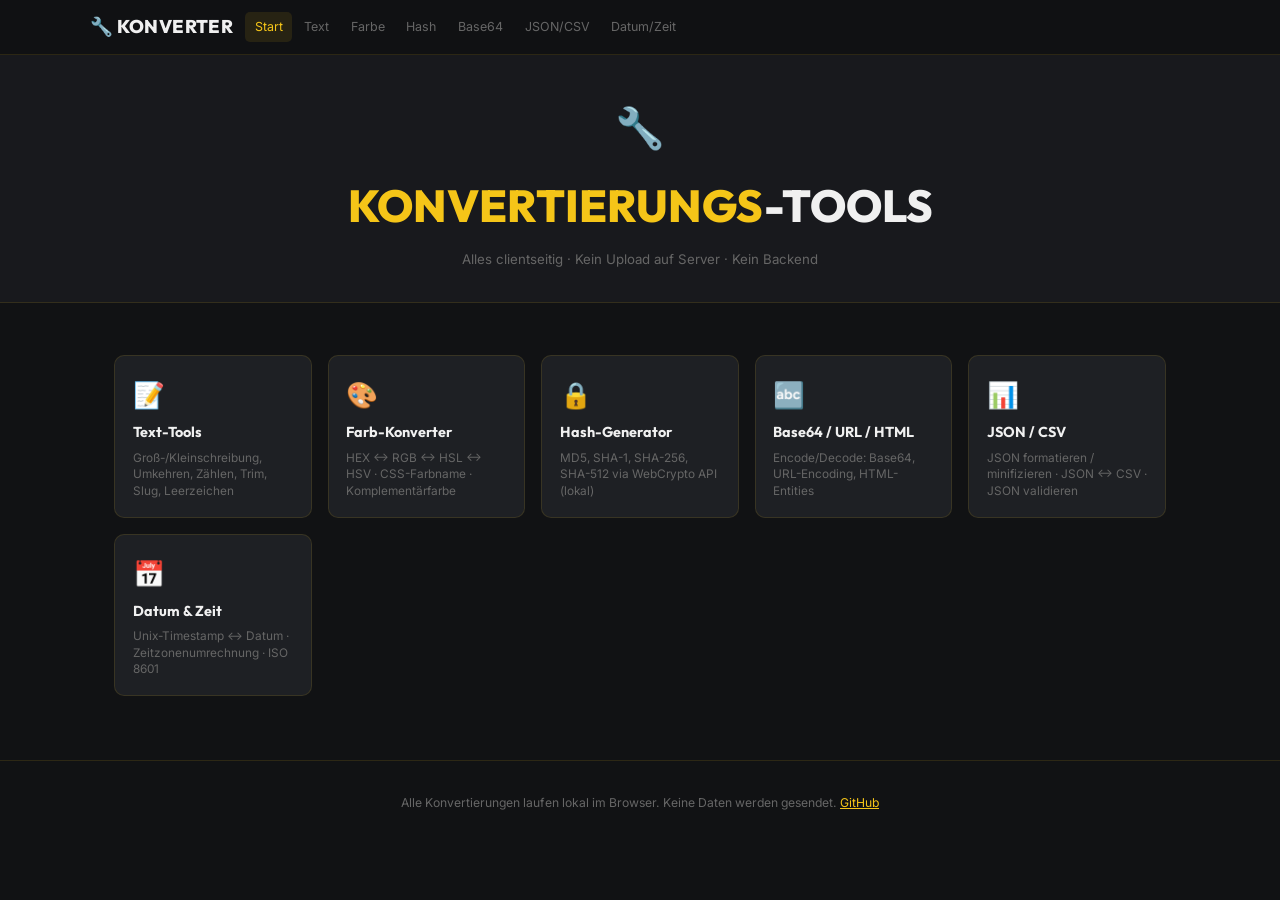
<file: index.html>
<!DOCTYPE html>
<html lang="de">
<head>
<meta charset="UTF-8"><meta name="viewport" content="width=device-width, initial-scale=1">
<title>Konvertierungs-Tools</title>
<link rel="stylesheet" href="css/style.css">
</head>
<body>
<nav><div class="nav-inner">
  <a href="index.html" class="nav-brand">🔧 <span>KONVERTER</span></a>
  <button id="nav-toggle" class="nav-toggle"><svg width="22" height="22" viewBox="0 0 22 22" fill="none" stroke="currentColor" stroke-width="2" stroke-linecap="round"><line x1="2" y1="6" x2="20" y2="6"/><line x1="2" y1="11" x2="20" y2="11"/><line x1="2" y1="16" x2="20" y2="16"/></svg></button>
  <ul class="nav-links" id="nav-links">
    <li><a href="index.html">Start</a></li>
    <li><a href="pages/text.html">Text</a></li>
    <li><a href="pages/farbe.html">Farbe</a></li>
    <li><a href="pages/hash.html">Hash</a></li>
    <li><a href="pages/base64.html">Base64</a></li>
    <li><a href="pages/json-csv.html">JSON/CSV</a></li>
    <li><a href="pages/datum.html">Datum/Zeit</a></li>
  </ul>
</div></nav>
<div class="page-header"><span class="icon">🔧</span><h1><em>KONVERTIERUNGS</em>-TOOLS</h1><p>Alles clientseitig · Kein Upload auf Server · Kein Backend</p></div>
<main>
  <div class="app-grid">
    <a href="pages/text.html" class="app-card"><div class="app-icon">📝</div><div class="app-name">Text-Tools</div><div class="app-desc">Groß-/Kleinschreibung, Umkehren, Zählen, Trim, Slug, Leerzeichen</div></a>
    <a href="pages/farbe.html" class="app-card"><div class="app-icon">🎨</div><div class="app-name">Farb-Konverter</div><div class="app-desc">HEX ↔ RGB ↔ HSL ↔ HSV · CSS-Farbname · Komplementärfarbe</div></a>
    <a href="pages/hash.html" class="app-card"><div class="app-icon">🔒</div><div class="app-name">Hash-Generator</div><div class="app-desc">MD5, SHA-1, SHA-256, SHA-512 via WebCrypto API (lokal)</div></a>
    <a href="pages/base64.html" class="app-card"><div class="app-icon">🔤</div><div class="app-name">Base64 / URL / HTML</div><div class="app-desc">Encode/Decode: Base64, URL-Encoding, HTML-Entities</div></a>
    <a href="pages/json-csv.html" class="app-card"><div class="app-icon">📊</div><div class="app-name">JSON / CSV</div><div class="app-desc">JSON formatieren / minifizieren · JSON ↔ CSV · JSON validieren</div></a>
    <a href="pages/datum.html" class="app-card"><div class="app-icon">📅</div><div class="app-name">Datum & Zeit</div><div class="app-desc">Unix-Timestamp ↔ Datum · Zeitzonenumrechnung · ISO 8601</div></a>
  </div>
</main>
<footer><p>Alle Konvertierungen laufen lokal im Browser. Keine Daten werden gesendet. <a href="https://github.com/Michdo93/konvertierungs-tools">GitHub</a></p></footer>
<script src="js/nav.js"></script>
</body></html>
</file>
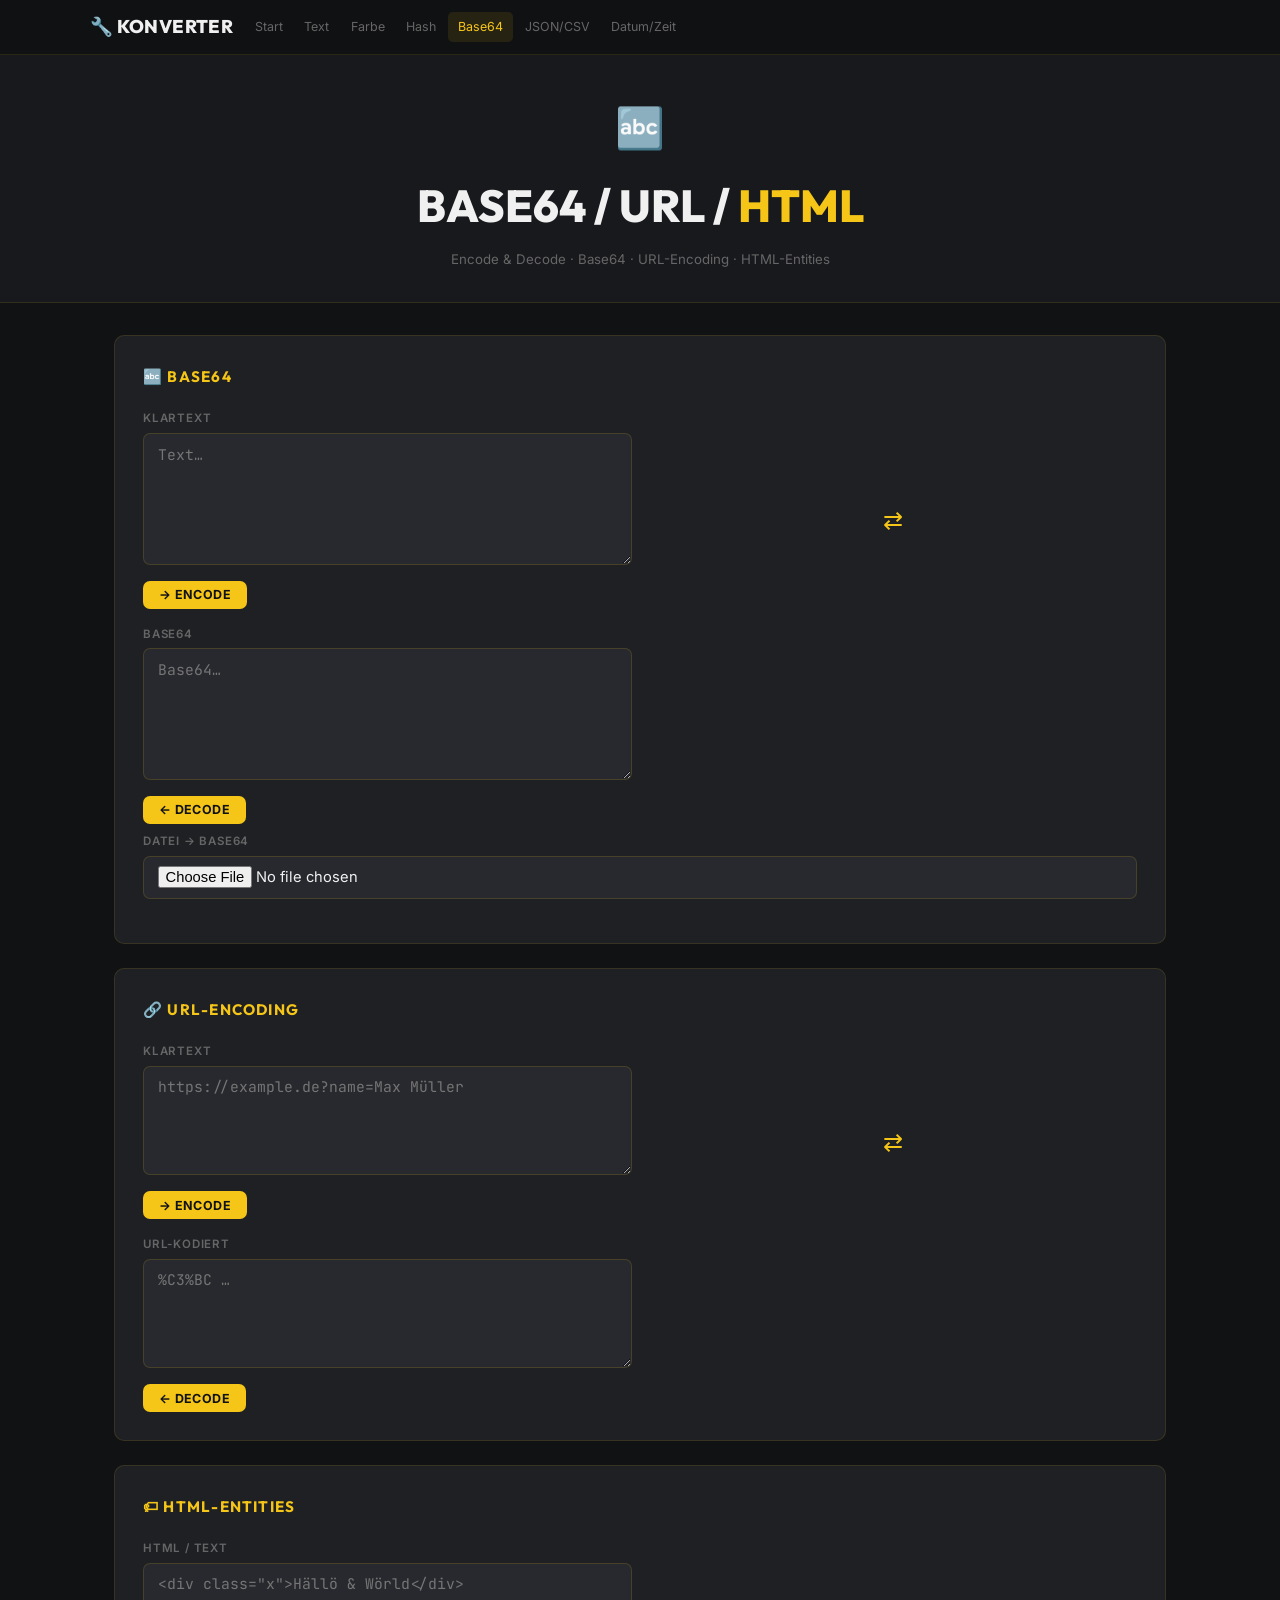
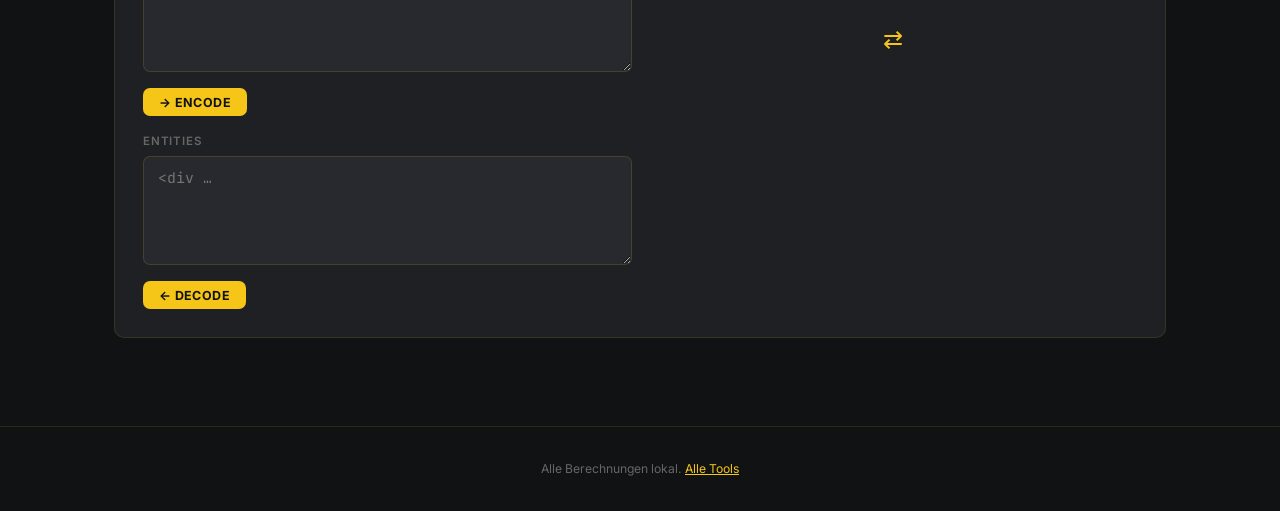
<file: pages/base64.html>
<!DOCTYPE html>
<html lang="de">
<head>
<meta charset="UTF-8"><meta name="viewport" content="width=device-width, initial-scale=1">
<title>Base64 / URL / HTML – Konvertierungs-Tools</title>
<link rel="stylesheet" href="../css/style.css">
</head>
<body>
<nav><div class="nav-inner">
  <a href="../index.html" class="nav-brand">🔧 <span>KONVERTER</span></a>
  <button id="nav-toggle" class="nav-toggle"><svg width="22" height="22" viewBox="0 0 22 22" fill="none" stroke="currentColor" stroke-width="2" stroke-linecap="round"><line x1="2" y1="6" x2="20" y2="6"/><line x1="2" y1="11" x2="20" y2="11"/><line x1="2" y1="16" x2="20" y2="16"/></svg></button>
  <ul class="nav-links" id="nav-links">
    <li><a href="../index.html">Start</a></li><li><a href="text.html">Text</a></li><li><a href="farbe.html">Farbe</a></li><li><a href="hash.html">Hash</a></li><li><a href="base64.html">Base64</a></li><li><a href="json-csv.html">JSON/CSV</a></li><li><a href="datum.html">Datum/Zeit</a></li>
  </ul>
</div></nav>
<div class="page-header"><span class="icon">🔤</span><h1>BASE64 / URL / <em>HTML</em></h1><p>Encode & Decode · Base64 · URL-Encoding · HTML-Entities</p></div>
<main>

  <!-- BASE64 -->
  <div class="card">
    <h2>🔤 Base64</h2>
    <div class="two-col">
      <div>
        <div class="field"><label>Klartext</label><textarea id="b64-plain" rows="5" placeholder="Text…" oninput="encB64()"></textarea></div>
        <button class="btn btn-sm" onclick="encB64()">→ Encode</button>
      </div>
      <div class="arrow-mid">⇄</div>
      <div>
        <div class="field"><label>Base64</label><textarea id="b64-enc" rows="5" placeholder="Base64…" oninput="decB64()"></textarea></div>
        <button class="btn btn-sm" onclick="decB64()">← Decode</button>
      </div>
    </div>
    <div style="margin-top:.5rem">
      <div class="field"><label>Datei → Base64</label><input type="file" id="b64-file" onchange="fileToB64()" style="font-family:'Inter',sans-serif;color:var(--white)"></div>
      <div class="output" id="b64-file-out" style="display:none;font-size:.78rem"></div>
    </div>
  </div>

  <!-- URL -->
  <div class="card">
    <h2>🔗 URL-Encoding</h2>
    <div class="two-col">
      <div>
        <div class="field"><label>Klartext</label><textarea id="url-plain" rows="4" placeholder="https://example.de?name=Max Müller" oninput="encUrl()"></textarea></div>
        <button class="btn btn-sm" onclick="encUrl()">→ Encode</button>
      </div>
      <div class="arrow-mid">⇄</div>
      <div>
        <div class="field"><label>URL-kodiert</label><textarea id="url-enc" rows="4" placeholder="%C3%BC …" oninput="decUrl()"></textarea></div>
        <button class="btn btn-sm" onclick="decUrl()">← Decode</button>
      </div>
    </div>
  </div>

  <!-- HTML -->
  <div class="card">
    <h2>🏷 HTML-Entities</h2>
    <div class="two-col">
      <div>
        <div class="field"><label>HTML / Text</label><textarea id="html-plain" rows="4" placeholder='<div class="x">Hällö & Wörld</div>' oninput="encHtml()"></textarea></div>
        <button class="btn btn-sm" onclick="encHtml()">→ Encode</button>
      </div>
      <div class="arrow-mid">⇄</div>
      <div>
        <div class="field"><label>Entities</label><textarea id="html-enc" rows="4" placeholder="&lt;div …" oninput="decHtml()"></textarea></div>
        <button class="btn btn-sm" onclick="decHtml()">← Decode</button>
      </div>
    </div>
  </div>

</main>
<footer><p>Alle Berechnungen lokal. <a href="../index.html">Alle Tools</a></p></footer>
<script src="../js/nav.js"></script>
<script>
// Base64
function encB64(){try{document.getElementById('b64-enc').value=btoa(unescape(encodeURIComponent(document.getElementById('b64-plain').value)));}catch(e){document.getElementById('b64-enc').value='Fehler: '+e.message;}}
function decB64(){try{document.getElementById('b64-plain').value=decodeURIComponent(escape(atob(document.getElementById('b64-enc').value.trim())));}catch(e){document.getElementById('b64-plain').value='Fehler: '+e.message;}}
function fileToB64(){
  const f=document.getElementById('b64-file').files[0]; if(!f) return;
  const r=new FileReader(); r.onload=e=>{document.getElementById('b64-file-out').textContent=e.target.result; document.getElementById('b64-file-out').style.display='block';};
  r.readAsDataURL(f);
}
// URL
function encUrl(){document.getElementById('url-enc').value=encodeURIComponent(document.getElementById('url-plain').value);}
function decUrl(){try{document.getElementById('url-plain').value=decodeURIComponent(document.getElementById('url-enc').value);}catch(e){document.getElementById('url-plain').value='Fehler: '+e.message;}}
// HTML
function encHtml(){
  const t=document.getElementById('html-plain').value;
  document.getElementById('html-enc').value=t.replace(/&/g,'&amp;').replace(/</g,'&lt;').replace(/>/g,'&gt;').replace(/"/g,'&quot;').replace(/'/g,'&#39;').replace(/ä/g,'&auml;').replace(/ö/g,'&ouml;').replace(/ü/g,'&uuml;').replace(/Ä/g,'&Auml;').replace(/Ö/g,'&Ouml;').replace(/Ü/g,'&Uuml;').replace(/ß/g,'&szlig;');
}
function decHtml(){
  const t=document.getElementById('html-enc').value;
  const d=document.createElement('textarea'); d.innerHTML=t; document.getElementById('html-plain').value=d.value;
}
</script>
</body></html>
</file>
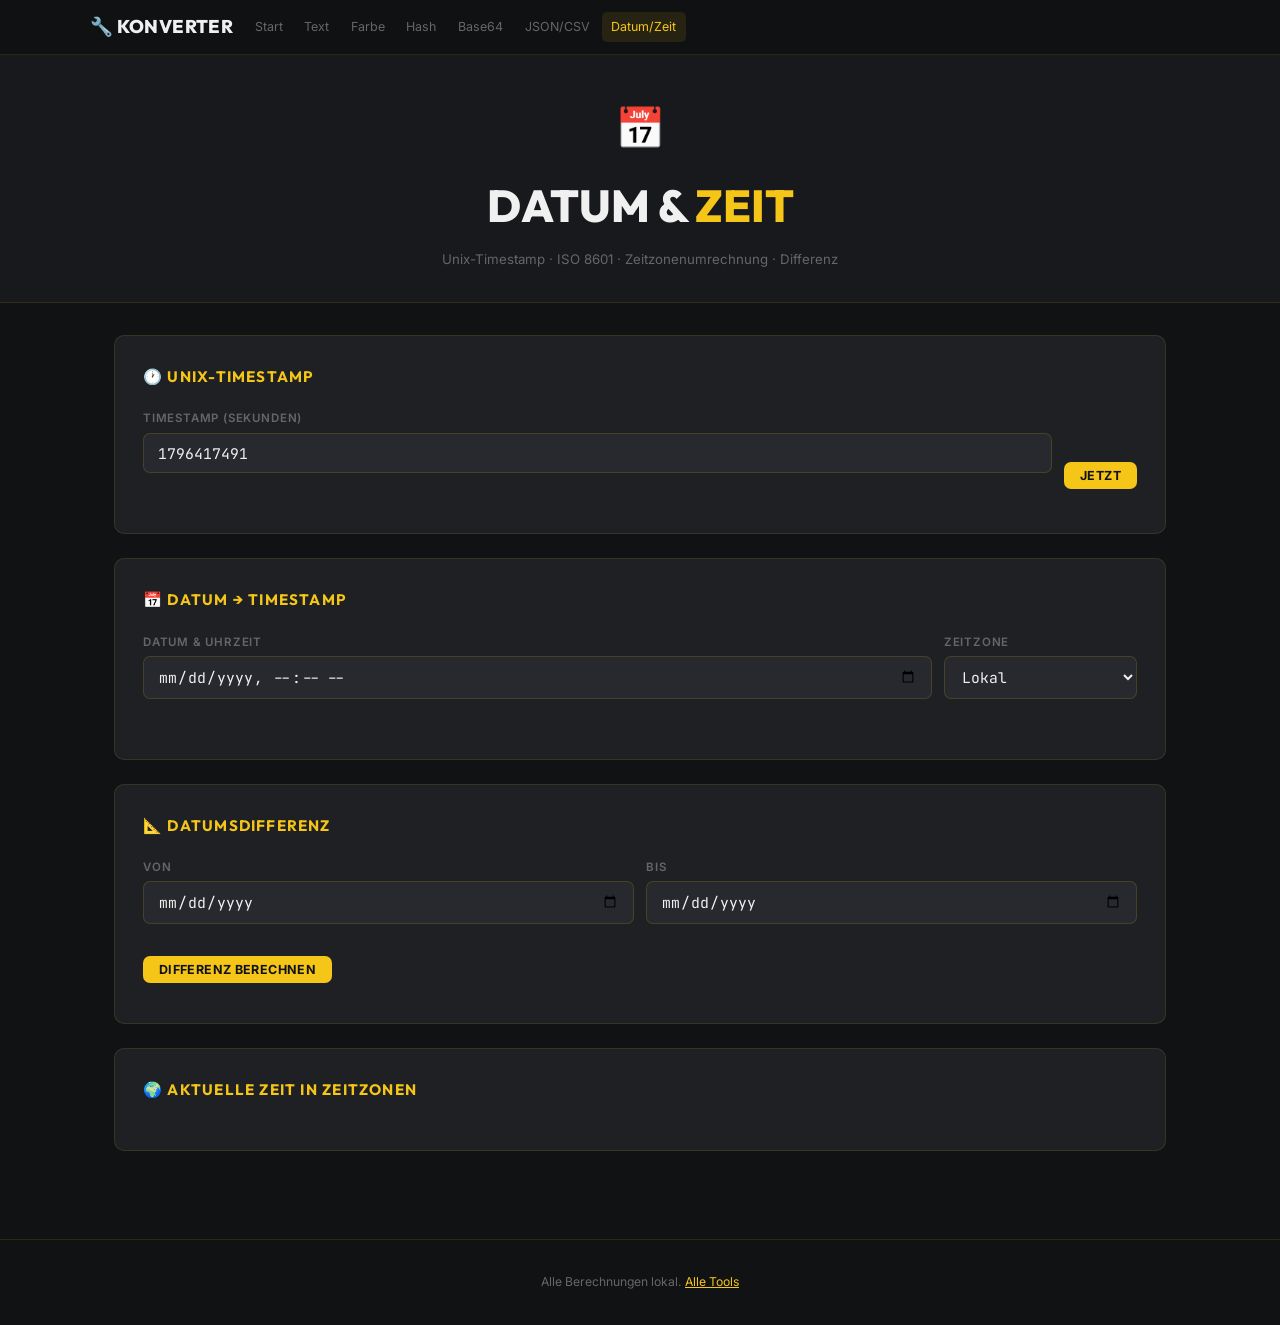
<file: pages/datum.html>
<!DOCTYPE html>
<html lang="de">
<head>
<meta charset="UTF-8"><meta name="viewport" content="width=device-width, initial-scale=1">
<title>Datum & Zeit – Konvertierungs-Tools</title>
<link rel="stylesheet" href="../css/style.css">
</head>
<body>
<nav><div class="nav-inner">
  <a href="../index.html" class="nav-brand">🔧 <span>KONVERTER</span></a>
  <button id="nav-toggle" class="nav-toggle"><svg width="22" height="22" viewBox="0 0 22 22" fill="none" stroke="currentColor" stroke-width="2" stroke-linecap="round"><line x1="2" y1="6" x2="20" y2="6"/><line x1="2" y1="11" x2="20" y2="11"/><line x1="2" y1="16" x2="20" y2="16"/></svg></button>
  <ul class="nav-links" id="nav-links">
    <li><a href="../index.html">Start</a></li><li><a href="text.html">Text</a></li><li><a href="farbe.html">Farbe</a></li><li><a href="hash.html">Hash</a></li><li><a href="base64.html">Base64</a></li><li><a href="json-csv.html">JSON/CSV</a></li><li><a href="datum.html">Datum/Zeit</a></li>
  </ul>
</div></nav>
<div class="page-header"><span class="icon">📅</span><h1>DATUM & <em>ZEIT</em></h1><p>Unix-Timestamp · ISO 8601 · Zeitzonenumrechnung · Differenz</p></div>
<main>

  <!-- Unix Timestamp -->
  <div class="card">
    <h2>🕐 Unix-Timestamp</h2>
    <div style="display:flex;gap:.75rem;flex-wrap:wrap;align-items:flex-end;margin-bottom:1rem">
      <div class="field" style="flex:1;min-width:180px"><label>Timestamp (Sekunden)</label><input type="number" id="ts-in" placeholder="1700000000" oninput="fromTs()"></div>
      <button class="btn btn-sm" onclick="setNow()">Jetzt</button>
    </div>
    <div id="ts-out" style="display:grid;grid-template-columns:repeat(auto-fit,minmax(200px,1fr));gap:.6rem"></div>
  </div>

  <!-- Datum → Timestamp -->
  <div class="card">
    <h2>📅 Datum → Timestamp</h2>
    <div style="display:flex;gap:.75rem;flex-wrap:wrap;align-items:flex-end;margin-bottom:1rem">
      <div class="field" style="flex:1;min-width:200px"><label>Datum & Uhrzeit</label><input type="datetime-local" id="dt-in" oninput="fromDt()"></div>
      <div class="field" style="min-width:180px"><label>Zeitzone</label>
        <select id="tz-sel" onchange="fromDt()">
          <option value="local">Lokal</option>
          <option value="UTC">UTC</option>
          <option value="Europe/Berlin">Europe/Berlin</option>
          <option value="America/New_York">America/New_York</option>
          <option value="Asia/Tokyo">Asia/Tokyo</option>
        </select>
      </div>
    </div>
    <div id="dt-out"></div>
  </div>

  <!-- Datumsdifferenz -->
  <div class="card">
    <h2>📐 Datumsdifferenz</h2>
    <div style="display:grid;grid-template-columns:1fr 1fr;gap:.75rem;margin-bottom:1rem">
      <div class="field"><label>Von</label><input type="date" id="diff-from"></div>
      <div class="field"><label>Bis</label><input type="date" id="diff-to"></div>
    </div>
    <button class="btn btn-sm" onclick="calcDiff()">Differenz berechnen</button>
    <div id="diff-out" style="margin-top:.75rem"></div>
  </div>

  <!-- Zeitzonenübersicht -->
  <div class="card">
    <h2>🌍 Aktuelle Zeit in Zeitzonen</h2>
    <div id="tz-overview" style="display:grid;grid-template-columns:repeat(auto-fill,minmax(220px,1fr));gap:.6rem"></div>
  </div>

</main>
<footer><p>Alle Berechnungen lokal. <a href="../index.html">Alle Tools</a></p></footer>
<script src="../js/nav.js"></script>
<script>
function stat(label,val){return`<div style="background:var(--surface2);border-radius:7px;padding:.6rem .85rem;cursor:pointer" onclick="navigator.clipboard.writeText('${val.replace(/'/g,"\\'")}')" title="Kopieren"><div style="font-size:.68rem;color:var(--muted);text-transform:uppercase;letter-spacing:.06em;margin-bottom:.2rem">${label}</div><div style="font-family:var(--mono);font-size:.82rem;word-break:break-all">${val}</div></div>`;}

function fromTs(){
  const ts=parseInt(document.getElementById('ts-in').value);
  if(isNaN(ts))return;
  const d=new Date(ts*1000);
  document.getElementById('ts-out').innerHTML=[
    stat('Lokal DE',d.toLocaleString('de-DE')),
    stat('UTC',d.toUTCString()),
    stat('ISO 8601',d.toISOString()),
    stat('Unix (ms)',ts*1000),
    stat('Unix (s)',ts),
    stat('Wochentag',d.toLocaleDateString('de-DE',{weekday:'long'})),
    stat('KW','KW '+getKW(d)),
    stat('Tage seit Epoch',Math.floor(ts/86400)),
  ].join('');
}

function getKW(d){const t=new Date(Date.UTC(d.getFullYear(),d.getMonth(),d.getDate()));const dow=t.getUTCDay()||7;t.setUTCDate(t.getUTCDate()+4-dow);const y=new Date(Date.UTC(t.getUTCFullYear(),0,1));return Math.ceil((((t-y)/86400000)+1)/7);}

function setNow(){
  const ts=Math.floor(Date.now()/1000);
  document.getElementById('ts-in').value=ts;
  fromTs();
}

function fromDt(){
  const v=document.getElementById('dt-in').value;
  if(!v)return;
  const d=new Date(v);
  const ts=Math.floor(d.getTime()/1000);
  document.getElementById('dt-out').innerHTML=[
    stat('Unix-Timestamp (s)',ts),
    stat('Unix-Timestamp (ms)',ts*1000),
    stat('ISO 8601',d.toISOString()),
    stat('RFC 2822',d.toUTCString()),
  ].join('');
}

function calcDiff(){
  const f=new Date(document.getElementById('diff-from').value);
  const t=new Date(document.getElementById('diff-to').value);
  if(isNaN(f)||isNaN(t))return alert('Beide Daten eingeben');
  const ms=Math.abs(t-f);
  const days=Math.floor(ms/86400000);
  const weeks=Math.floor(days/7);
  const months=Math.abs((t.getFullYear()-f.getFullYear())*12+(t.getMonth()-f.getMonth()));
  const years=Math.floor(months/12);
  document.getElementById('diff-out').innerHTML=[
    stat('Tage',days),stat('Wochen',weeks+' Wochen, '+(days%7)+' Tage'),
    stat('Monate (ca.)',months),stat('Jahre (ca.)',years+' Jahre, '+(months%12)+' Monate'),
    stat('Stunden',Math.floor(ms/3600000)),stat('Sekunden',Math.floor(ms/1000)),
  ].join('');
}

// Timezone overview
const TZS=[['UTC','UTC'],['Europe/Berlin','Berlin'],['Europe/London','London'],['America/New_York','New York'],['America/Los_Angeles','Los Angeles'],['America/Sao_Paulo','São Paulo'],['Asia/Dubai','Dubai'],['Asia/Kolkata','Mumbai'],['Asia/Tokyo','Tokio'],['Australia/Sydney','Sydney']];
function renderTZ(){
  const now=new Date();
  document.getElementById('tz-overview').innerHTML=TZS.map(([tz,name])=>{
    const t=now.toLocaleTimeString('de-DE',{timeZone:tz,hour:'2-digit',minute:'2-digit',second:'2-digit'});
    const d=now.toLocaleDateString('de-DE',{timeZone:tz,weekday:'short',day:'2-digit',month:'short'});
    return`<div style="background:var(--surface2);border-radius:7px;padding:.6rem .85rem"><div style="font-size:.7rem;color:var(--muted);margin-bottom:.2rem">${name}</div><div style="font-family:var(--mono);font-size:1rem;font-weight:700">${t}</div><div style="font-size:.72rem;color:var(--muted)">${d}</div></div>`;
  }).join('');
}

// Init
setNow();
const now=new Date();
document.getElementById('dt-in').value=new Date(now.getTime()-now.getTimezoneOffset()*60000).toISOString().slice(0,16);
const today=now.toISOString().split('T')[0];
document.getElementById('diff-from').value='2024-01-01';
document.getElementById('diff-to').value=today;
renderTZ();
setInterval(renderTZ,1000);
</script>
</body></html>
</file>
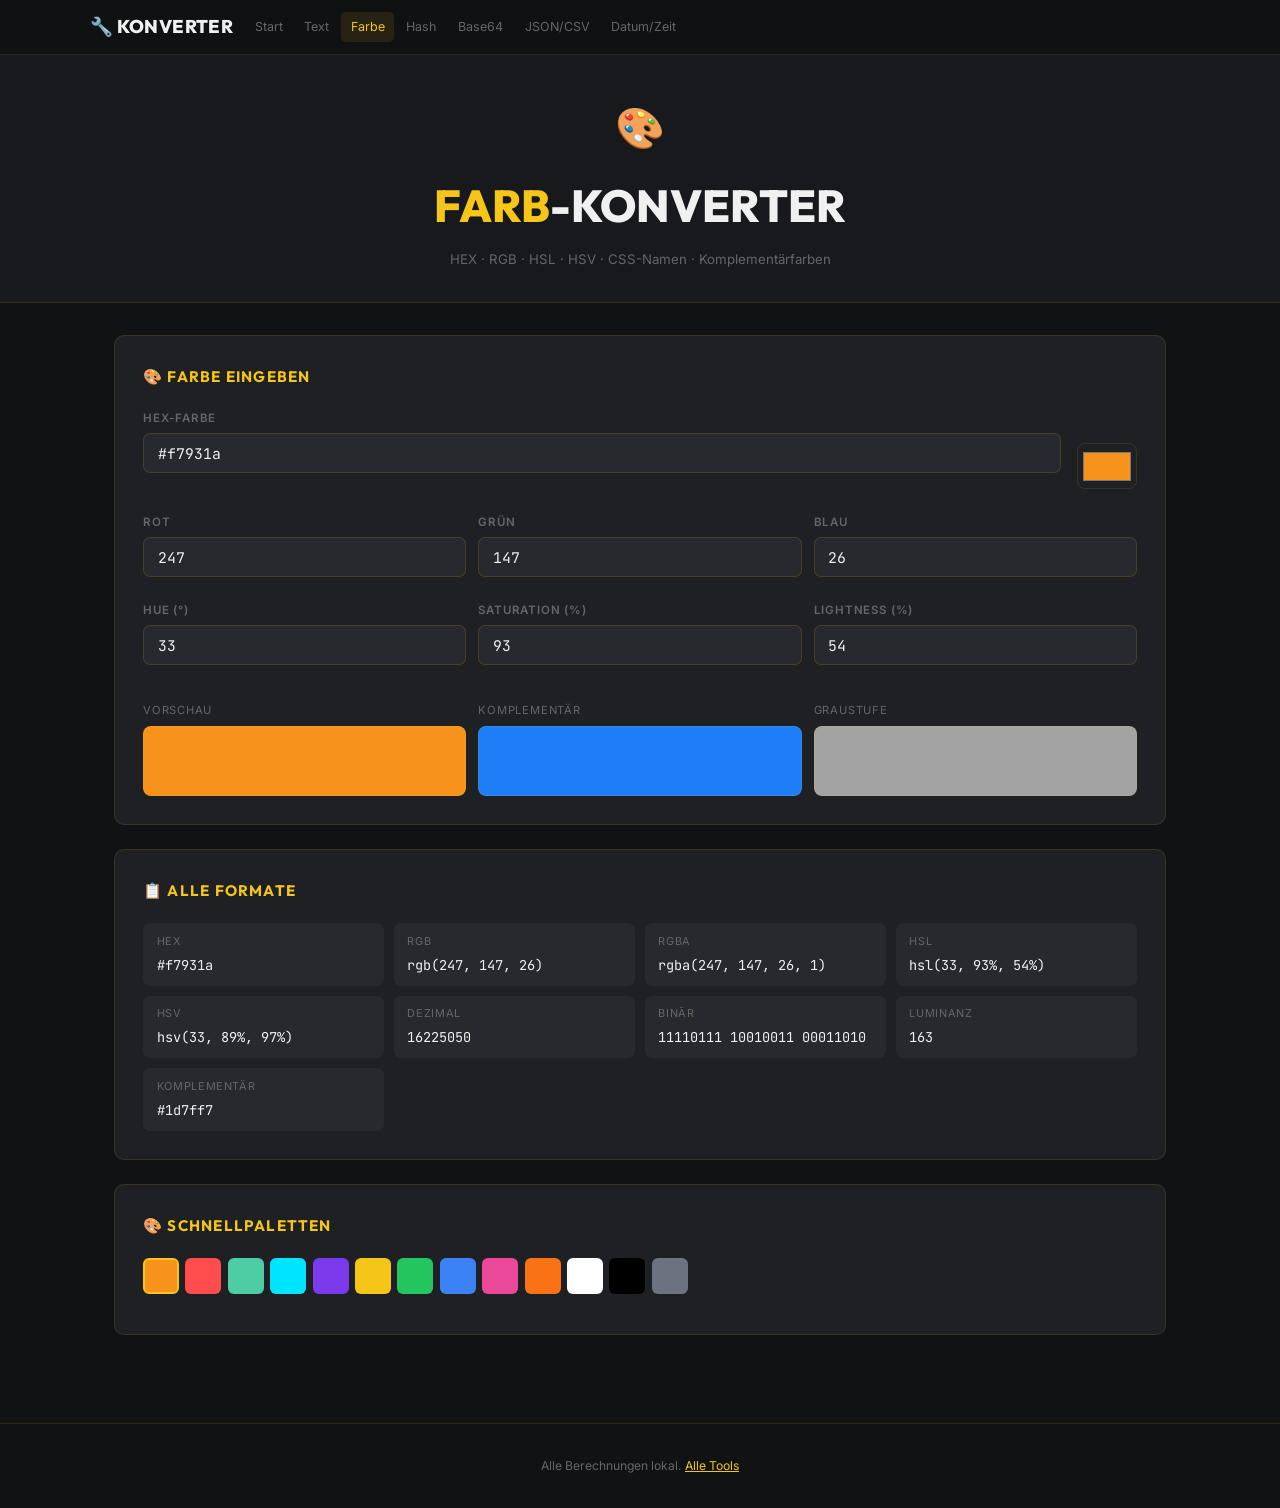
<file: pages/farbe.html>
<!DOCTYPE html>
<html lang="de">
<head>
<meta charset="UTF-8"><meta name="viewport" content="width=device-width, initial-scale=1">
<title>Farb-Konverter – Konvertierungs-Tools</title>
<link rel="stylesheet" href="../css/style.css">
</head>
<body>
<nav><div class="nav-inner">
  <a href="../index.html" class="nav-brand">🔧 <span>KONVERTER</span></a>
  <button id="nav-toggle" class="nav-toggle"><svg width="22" height="22" viewBox="0 0 22 22" fill="none" stroke="currentColor" stroke-width="2" stroke-linecap="round"><line x1="2" y1="6" x2="20" y2="6"/><line x1="2" y1="11" x2="20" y2="11"/><line x1="2" y1="16" x2="20" y2="16"/></svg></button>
  <ul class="nav-links" id="nav-links">
    <li><a href="../index.html">Start</a></li><li><a href="text.html">Text</a></li><li><a href="farbe.html">Farbe</a></li><li><a href="hash.html">Hash</a></li><li><a href="base64.html">Base64</a></li><li><a href="json-csv.html">JSON/CSV</a></li><li><a href="datum.html">Datum/Zeit</a></li>
  </ul>
</div></nav>
<div class="page-header"><span class="icon">🎨</span><h1><em>FARB</em>-KONVERTER</h1><p>HEX · RGB · HSL · HSV · CSS-Namen · Komplementärfarben</p></div>
<main>
  <div class="card">
    <h2>🎨 Farbe eingeben</h2>
    <div style="display:flex;gap:1rem;align-items:flex-end;flex-wrap:wrap;margin-bottom:1.5rem">
      <div class="field" style="flex:1;min-width:200px"><label>HEX-Farbe</label><input type="text" id="hex-in" placeholder="#f7931a" oninput="fromHex()" maxlength="9"></div>
      <input type="color" id="picker" value="#f7931a" oninput="fromPicker()" style="height:46px;width:60px;border-radius:8px;border:1px solid var(--border);cursor:pointer;background:none;padding:.2rem">
    </div>
    <div style="display:grid;grid-template-columns:repeat(auto-fit,minmax(160px,1fr));gap:.75rem">
      <div class="field"><label>Rot</label><input type="number" id="r" min="0" max="255" oninput="fromRGB()"></div>
      <div class="field"><label>Grün</label><input type="number" id="g" min="0" max="255" oninput="fromRGB()"></div>
      <div class="field"><label>Blau</label><input type="number" id="b" min="0" max="255" oninput="fromRGB()"></div>
    </div>
    <div style="display:grid;grid-template-columns:repeat(auto-fit,minmax(160px,1fr));gap:.75rem;margin-top:.5rem">
      <div class="field"><label>Hue (°)</label><input type="number" id="h" min="0" max="360" oninput="fromHSL()"></div>
      <div class="field"><label>Saturation (%)</label><input type="number" id="s" min="0" max="100" oninput="fromHSL()"></div>
      <div class="field"><label>Lightness (%)</label><input type="number" id="l" min="0" max="100" oninput="fromHSL()"></div>
    </div>

    <div style="margin-top:1.25rem;display:grid;grid-template-columns:1fr 1fr 1fr;gap:.75rem">
      <div>
        <div style="font-size:.7rem;color:var(--muted);letter-spacing:.07em;text-transform:uppercase;margin-bottom:.4rem">Vorschau</div>
        <div id="preview" style="height:70px;border-radius:8px;border:1px solid var(--border);background:#f7931a"></div>
      </div>
      <div>
        <div style="font-size:.7rem;color:var(--muted);letter-spacing:.07em;text-transform:uppercase;margin-bottom:.4rem">Komplementär</div>
        <div id="complement" style="height:70px;border-radius:8px;border:1px solid var(--border)"></div>
      </div>
      <div>
        <div style="font-size:.7rem;color:var(--muted);letter-spacing:.07em;text-transform:uppercase;margin-bottom:.4rem">Graustufe</div>
        <div id="gray-box" style="height:70px;border-radius:8px;border:1px solid var(--border)"></div>
      </div>
    </div>
  </div>

  <div class="card">
    <h2>📋 Alle Formate</h2>
    <div id="formats" style="display:grid;grid-template-columns:repeat(auto-fit,minmax(200px,1fr));gap:.6rem"></div>
  </div>

  <div class="card">
    <h2>🎨 Schnellpaletten</h2>
    <div id="palette" style="display:flex;gap:.4rem;flex-wrap:wrap;margin-bottom:.75rem"></div>
  </div>
</main>
<footer><p>Alle Berechnungen lokal. <a href="../index.html">Alle Tools</a></p></footer>
<script src="../js/nav.js"></script>
<script>
function hexToRgb(hex){hex=hex.replace('#','');if(hex.length===3)hex=hex.split('').map(c=>c+c).join('');const n=parseInt(hex,16);return[n>>16&255,n>>8&255,n&255];}
function rgbToHex(r,g,b){return'#'+[r,g,b].map(v=>v.toString(16).padStart(2,'0')).join('');}
function rgbToHsl(r,g,b){r/=255;g/=255;b/=255;const max=Math.max(r,g,b),min=Math.min(r,g,b);let h,s,l=(max+min)/2;if(max===min){h=s=0;}else{const d=max-min;s=l>.5?d/(2-max-min):d/(max+min);switch(max){case r:h=((g-b)/d+(g<b?6:0))/6;break;case g:h=((b-r)/d+2)/6;break;case b:h=((r-g)/d+4)/6;break;}}return[Math.round(h*360),Math.round(s*100),Math.round(l*100)];}
function hslToRgb(h,s,l){h/=360;s/=100;l/=100;let r,g,b;if(s===0){r=g=b=l;}else{const q=l<.5?l*(1+s):l+s-l*s,p=2*l-q;const hue2rgb=(p,q,t)=>{if(t<0)t+=1;if(t>1)t-=1;if(t<1/6)return p+(q-p)*6*t;if(t<1/2)return q;if(t<2/3)return p+(q-p)*(2/3-t)*6;return p;};r=hue2rgb(p,q,h+1/3);g=hue2rgb(p,q,h);b=hue2rgb(p,q,h-1/3);}return[Math.round(r*255),Math.round(g*255),Math.round(b*255)];}
function rgbToHsv(r,g,b){r/=255;g/=255;b/=255;const max=Math.max(r,g,b),min=Math.min(r,g,b),d=max-min;let h=0,s=max?d/max:0;if(d){switch(max){case r:h=((g-b)/d+(g<b?6:0))/6;break;case g:h=((b-r)/d+2)/6;break;case b:h=((r-g)/d+4)/6;break;}}return[Math.round(h*360),Math.round(s*100),Math.round(max*100)];}
function luminance(r,g,b){return Math.round(.299*r+.587*g+.114*b);}

const PALETTE=['#f7931a','#ff4d4d','#4ecca3','#00e5ff','#7c3aed','#f5c518','#22c55e','#3b82f6','#ec4899','#f97316','#ffffff','#000000','#6b7280'];

function render(r,g,b){
  const hex=rgbToHex(r,g,b);
  const [h,s,l]=rgbToHsl(r,g,b);
  const [hv,sv,v]=rgbToHsv(r,g,b);
  const gray=luminance(r,g,b);
  const compH=(h+180)%360;
  const [cr,cg,cb]=hslToRgb(compH,s,l);

  document.getElementById('hex-in').value=hex;
  document.getElementById('picker').value=hex;
  document.getElementById('r').value=r; document.getElementById('g').value=g; document.getElementById('b').value=b;
  document.getElementById('h').value=h; document.getElementById('s').value=s; document.getElementById('l').value=l;
  document.getElementById('preview').style.background=hex;
  document.getElementById('preview').style.color=gray>128?'#000':'#fff';
  document.getElementById('complement').style.background=rgbToHex(cr,cg,cb);
  document.getElementById('gray-box').style.background=`rgb(${gray},${gray},${gray})`;

  const fmts=[
    ['HEX',hex],['RGB',`rgb(${r}, ${g}, ${b})`],['RGBA',`rgba(${r}, ${g}, ${b}, 1)`],
    ['HSL',`hsl(${h}, ${s}%, ${l}%)`],['HSV',`hsv(${hv}, ${sv}%, ${v}%)`],
    ['Dezimal',parseInt(hex.replace('#',''),16)],['Binär',`${r.toString(2).padStart(8,'0')} ${g.toString(2).padStart(8,'0')} ${b.toString(2).padStart(8,'0')}`],
    ['Luminanz',gray],['Komplementär',rgbToHex(cr,cg,cb)],
  ];
  document.getElementById('formats').innerHTML=fmts.map(([k,v])=>`<div style="background:var(--surface2);border-radius:7px;padding:.6rem .85rem"><div style="font-size:.68rem;color:var(--muted);text-transform:uppercase;letter-spacing:.06em;margin-bottom:.2rem">${k}</div><div style="font-family:var(--mono);font-size:.85rem;cursor:pointer" onclick="navigator.clipboard.writeText('${v}')">${v}</div></div>`).join('');
  document.getElementById('palette').innerHTML=PALETTE.map(c=>`<div onclick="setHex('${c}')" style="width:36px;height:36px;border-radius:6px;background:${c};border:2px solid ${c===hex?'var(--yellow)':'transparent'};cursor:pointer;transition:transform .15s" onmouseover="this.style.transform='scale(1.15)'" onmouseout="this.style.transform=''"></div>`).join('');
}

function setHex(h){document.getElementById('hex-in').value=h;fromHex();}
function fromHex(){const v=document.getElementById('hex-in').value.trim();if(!/^#?[0-9a-fA-F]{3,8}$/.test(v))return;const[r,g,b]=hexToRgb(v.startsWith('#')?v:'#'+v);render(r,g,b);}
function fromPicker(){const v=document.getElementById('picker').value;const[r,g,b]=hexToRgb(v);render(r,g,b);}
function fromRGB(){const r=parseInt(document.getElementById('r').value)||0,g=parseInt(document.getElementById('g').value)||0,b=parseInt(document.getElementById('b').value)||0;render(r,g,b);}
function fromHSL(){const h=parseInt(document.getElementById('h').value)||0,s=parseInt(document.getElementById('s').value)||0,l=parseInt(document.getElementById('l').value)||0;const[r,g,b]=hslToRgb(h,s,l);render(r,g,b);}

render(...hexToRgb('#f7931a'));
</script>
</body></html>
</file>
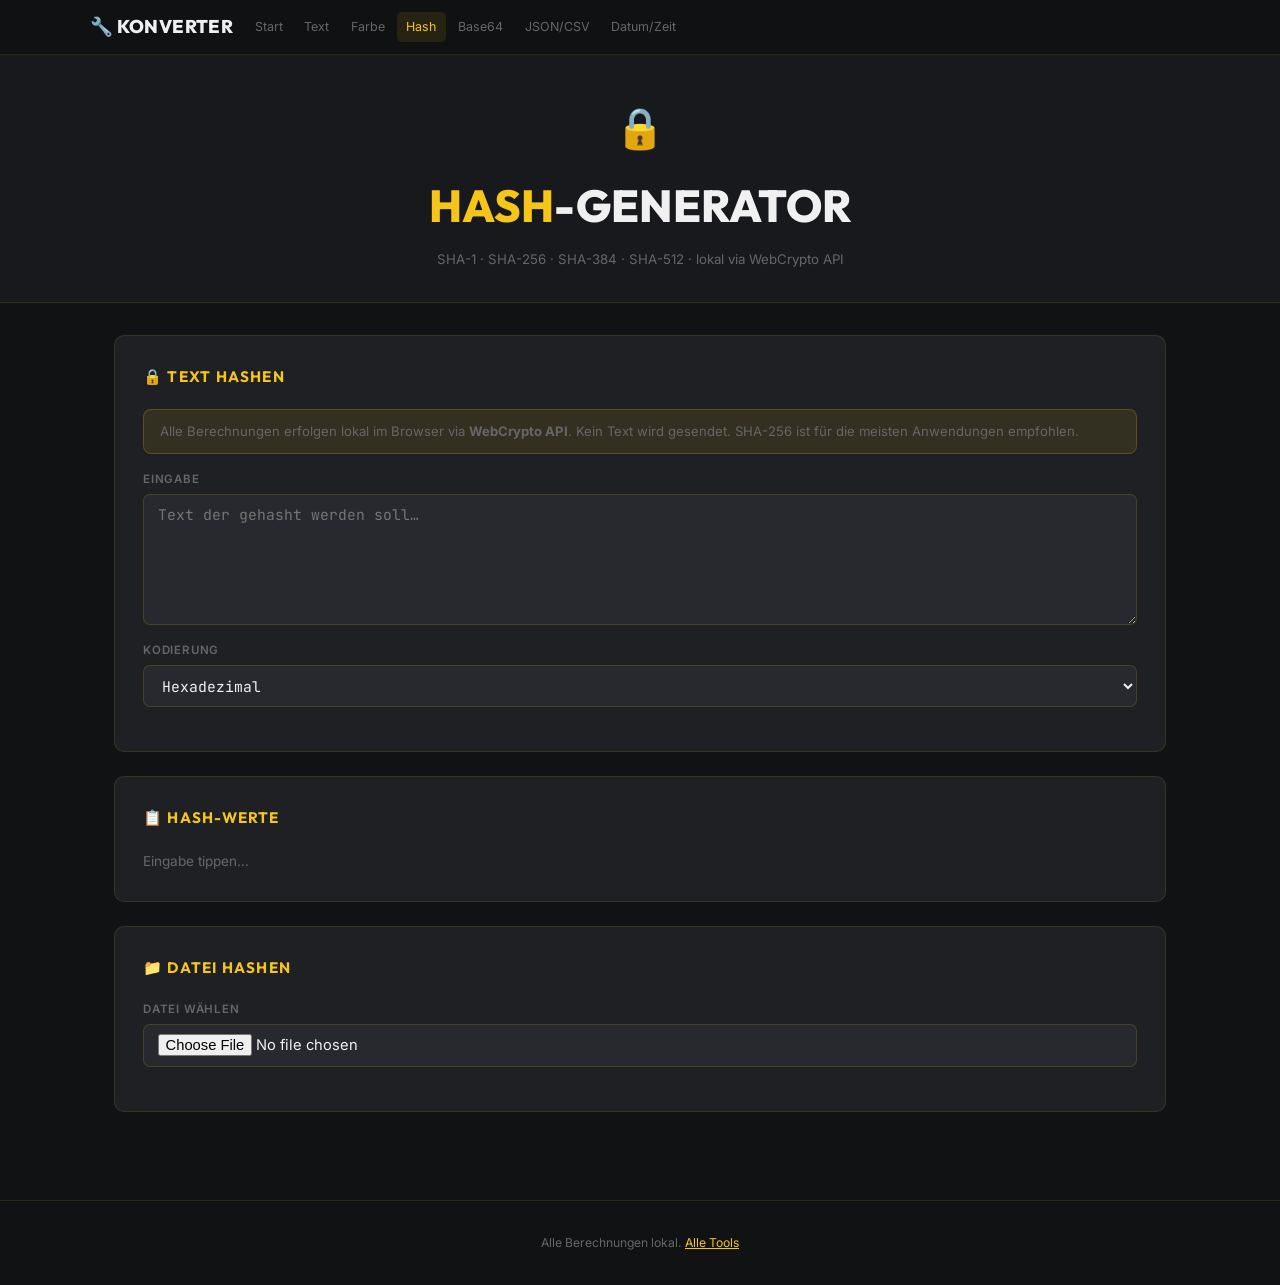
<file: pages/hash.html>
<!DOCTYPE html>
<html lang="de">
<head>
<meta charset="UTF-8"><meta name="viewport" content="width=device-width, initial-scale=1">
<title>Hash-Generator – Konvertierungs-Tools</title>
<link rel="stylesheet" href="../css/style.css">
</head>
<body>
<nav><div class="nav-inner">
  <a href="../index.html" class="nav-brand">🔧 <span>KONVERTER</span></a>
  <button id="nav-toggle" class="nav-toggle"><svg width="22" height="22" viewBox="0 0 22 22" fill="none" stroke="currentColor" stroke-width="2" stroke-linecap="round"><line x1="2" y1="6" x2="20" y2="6"/><line x1="2" y1="11" x2="20" y2="11"/><line x1="2" y1="16" x2="20" y2="16"/></svg></button>
  <ul class="nav-links" id="nav-links">
    <li><a href="../index.html">Start</a></li><li><a href="text.html">Text</a></li><li><a href="farbe.html">Farbe</a></li><li><a href="hash.html">Hash</a></li><li><a href="base64.html">Base64</a></li><li><a href="json-csv.html">JSON/CSV</a></li><li><a href="datum.html">Datum/Zeit</a></li>
  </ul>
</div></nav>
<div class="page-header"><span class="icon">🔒</span><h1><em>HASH</em>-GENERATOR</h1><p>SHA-1 · SHA-256 · SHA-384 · SHA-512 · lokal via WebCrypto API</p></div>
<main>
  <div class="card">
    <h2>🔒 Text hashen</h2>
    <div class="info-box">Alle Berechnungen erfolgen lokal im Browser via <strong>WebCrypto API</strong>. Kein Text wird gesendet. SHA-256 ist für die meisten Anwendungen empfohlen.</div>
    <div class="field"><label>Eingabe</label><textarea id="input" rows="5" placeholder="Text der gehasht werden soll…" oninput="hashAll()"></textarea></div>
    <div class="field">
      <label>Kodierung</label>
      <select id="encoding" onchange="hashAll()">
        <option value="hex">Hexadezimal</option>
        <option value="base64">Base64</option>
      </select>
    </div>
  </div>

  <div class="card">
    <h2>📋 Hash-Werte</h2>
    <div id="results">
      <div style="color:var(--muted);font-size:.85rem">Eingabe tippen…</div>
    </div>
  </div>

  <div class="card">
    <h2>📁 Datei hashen</h2>
    <div class="field"><label>Datei wählen</label><input type="file" id="file-in" onchange="hashFile()" style="font-family:'Inter',sans-serif;color:var(--white)"></div>
    <div id="file-results"></div>
  </div>
</main>
<footer><p>Alle Berechnungen lokal. <a href="../index.html">Alle Tools</a></p></footer>
<script src="../js/nav.js"></script>
<script>
async function sha(algo, text) {
  const enc = new TextEncoder();
  const buf = await crypto.subtle.digest(algo, enc.encode(text));
  return buf;
}
function toHex(buf) { return Array.from(new Uint8Array(buf)).map(b=>b.toString(16).padStart(2,'0')).join(''); }
function toB64(buf) { return btoa(String.fromCharCode(...new Uint8Array(buf))); }

const ALGOS = [['SHA-1','SHA-1 (160 bit)'],['SHA-256','SHA-256 (256 bit)'],['SHA-384','SHA-384 (384 bit)'],['SHA-512','SHA-512 (512 bit)']];

async function hashAll() {
  const text = document.getElementById('input').value;
  const enc  = document.getElementById('encoding').value;
  if (!text) { document.getElementById('results').innerHTML='<div style="color:var(--muted);font-size:.85rem">Eingabe tippen…</div>'; return; }
  const rows = await Promise.all(ALGOS.map(async ([algo, label]) => {
    const buf  = await sha(algo, text);
    const hash = enc === 'base64' ? toB64(buf) : toHex(buf);
    return `<div style="background:var(--surface2);border-radius:8px;padding:.75rem 1rem;margin-bottom:.6rem">
      <div style="font-size:.7rem;color:var(--muted);text-transform:uppercase;letter-spacing:.06em;margin-bottom:.35rem;display:flex;justify-content:space-between">
        <span>${label}</span>
        <button onclick="navigator.clipboard.writeText('${hash}')" style="background:none;border:none;color:var(--muted);cursor:pointer;font-size:.72rem;font-family:'Inter',sans-serif" onmouseover="this.style.color='var(--yellow)'" onmouseout="this.style.color='var(--muted)'">Kopieren</button>
      </div>
      <div style="font-family:var(--mono);font-size:.8rem;word-break:break-all;color:var(--white)">${hash}</div>
    </div>`;
  }));
  document.getElementById('results').innerHTML = rows.join('');
}

async function hashFile() {
  const file = document.getElementById('file-in').files[0];
  if (!file) return;
  const buf = await file.arrayBuffer();
  const enc = document.getElementById('encoding').value;
  const rows = await Promise.all(ALGOS.map(async ([algo, label]) => {
    const hbuf = await crypto.subtle.digest(algo, buf);
    const hash = enc==='base64'?toB64(hbuf):toHex(hbuf);
    return `<div style="background:var(--surface2);border-radius:8px;padding:.75rem 1rem;margin-bottom:.5rem">
      <div style="font-size:.7rem;color:var(--muted);text-transform:uppercase;letter-spacing:.06em;margin-bottom:.3rem">${label}</div>
      <div style="font-family:var(--mono);font-size:.78rem;word-break:break-all;color:var(--white)">${hash}</div>
    </div>`;
  }));
  document.getElementById('file-results').innerHTML = `<div style="margin-top:.75rem"><div style="font-size:.8rem;color:var(--muted);margin-bottom:.75rem">📁 ${file.name} (${(file.size/1024).toFixed(1)} KB)</div>${rows.join('')}</div>`;
}
</script>
</body></html>
</file>
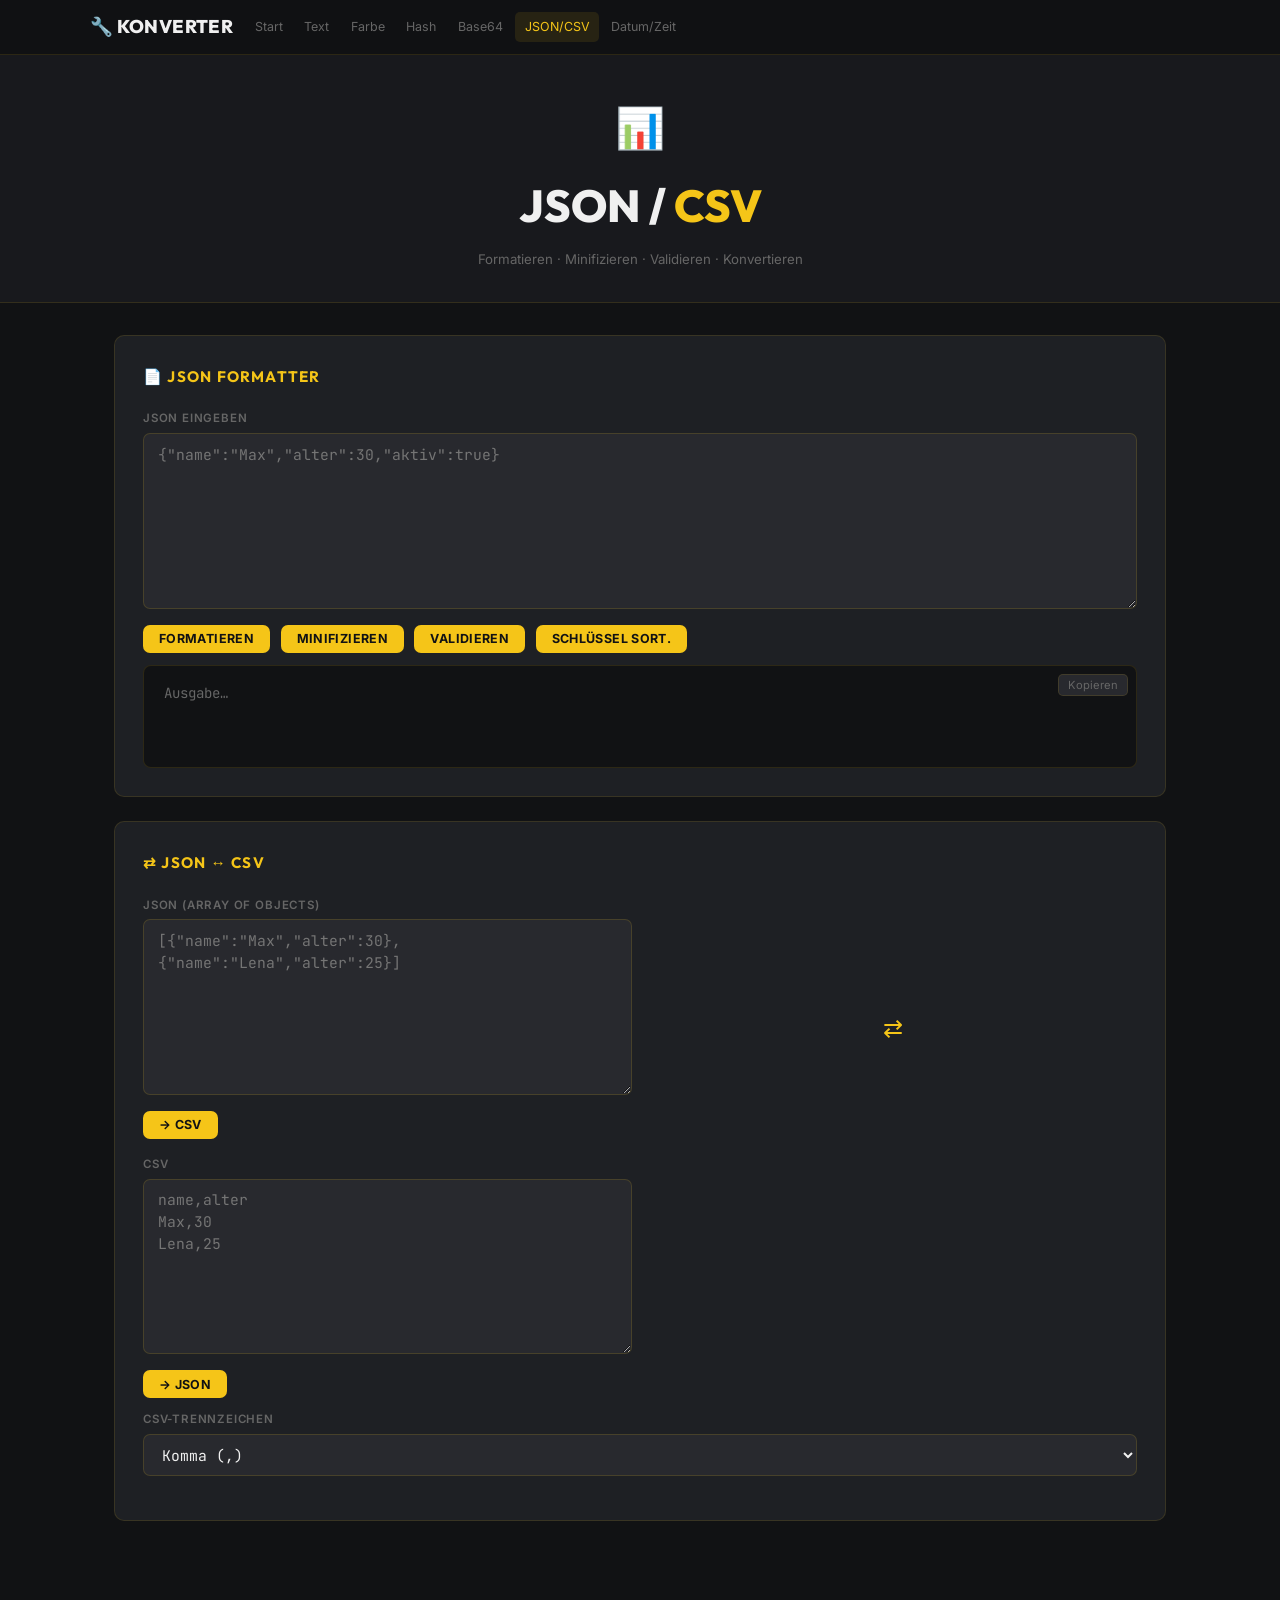
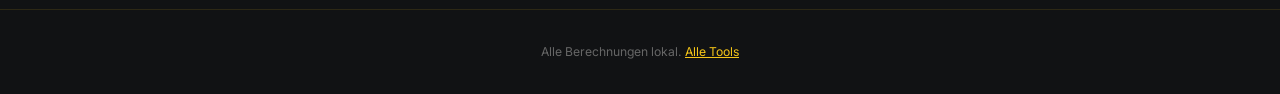
<file: pages/json-csv.html>
<!DOCTYPE html>
<html lang="de">
<head>
<meta charset="UTF-8"><meta name="viewport" content="width=device-width, initial-scale=1">
<title>JSON / CSV – Konvertierungs-Tools</title>
<link rel="stylesheet" href="../css/style.css">
</head>
<body>
<nav><div class="nav-inner">
  <a href="../index.html" class="nav-brand">🔧 <span>KONVERTER</span></a>
  <button id="nav-toggle" class="nav-toggle"><svg width="22" height="22" viewBox="0 0 22 22" fill="none" stroke="currentColor" stroke-width="2" stroke-linecap="round"><line x1="2" y1="6" x2="20" y2="6"/><line x1="2" y1="11" x2="20" y2="11"/><line x1="2" y1="16" x2="20" y2="16"/></svg></button>
  <ul class="nav-links" id="nav-links">
    <li><a href="../index.html">Start</a></li><li><a href="text.html">Text</a></li><li><a href="farbe.html">Farbe</a></li><li><a href="hash.html">Hash</a></li><li><a href="base64.html">Base64</a></li><li><a href="json-csv.html">JSON/CSV</a></li><li><a href="datum.html">Datum/Zeit</a></li>
  </ul>
</div></nav>
<div class="page-header"><span class="icon">📊</span><h1>JSON / <em>CSV</em></h1><p>Formatieren · Minifizieren · Validieren · Konvertieren</p></div>
<main>
  <!-- JSON Formatter -->
  <div class="card">
    <h2>📄 JSON Formatter</h2>
    <div class="field"><label>JSON eingeben</label><textarea id="json-in" rows="7" placeholder='{"name":"Max","alter":30,"aktiv":true}'></textarea></div>
    <div class="btn-row">
      <button class="btn btn-sm" onclick="formatJSON()">Formatieren</button>
      <button class="btn btn-sm" onclick="minifyJSON()">Minifizieren</button>
      <button class="btn btn-sm" onclick="validateJSON()">Validieren</button>
      <button class="btn btn-sm" onclick="sortJSON()">Schlüssel sort.</button>
    </div>
    <div class="output" id="json-out" style="margin-top:.75rem;max-height:300px;overflow:auto"><span style="color:var(--muted)">Ausgabe…</span>
      <button class="copy-corner" onclick="copyEl('json-out')">Kopieren</button>
    </div>
  </div>

  <!-- JSON ↔ CSV -->
  <div class="card">
    <h2>⇄ JSON ↔ CSV</h2>
    <div class="two-col">
      <div>
        <div class="field"><label>JSON (Array of Objects)</label><textarea id="jc-json" rows="7" placeholder='[{"name":"Max","alter":30},{"name":"Lena","alter":25}]'></textarea></div>
        <button class="btn btn-sm" onclick="jsonToCsv()">→ CSV</button>
      </div>
      <div class="arrow-mid">⇄</div>
      <div>
        <div class="field"><label>CSV</label><textarea id="jc-csv" rows="7" placeholder="name,alter&#10;Max,30&#10;Lena,25"></textarea></div>
        <button class="btn btn-sm" onclick="csvToJson()">→ JSON</button>
      </div>
    </div>
    <div class="field" style="margin-top:.75rem">
      <label>CSV-Trennzeichen</label>
      <select id="csv-sep" style="width:auto;display:inline-block">
        <option value=",">Komma (,)</option>
        <option value=";">Semikolon (;)</option>
        <option value="&#9;">Tab (\t)</option>
      </select>
    </div>
  </div>

</main>
<footer><p>Alle Berechnungen lokal. <a href="../index.html">Alle Tools</a></p></footer>
<script src="../js/nav.js"></script>
<script>
function getJSON(){return document.getElementById('json-in').value.trim();}
function setOut(text,ok=true){const el=document.getElementById('json-out');el.textContent=text;el.innerHTML=text.replace(/</g,'&lt;')+'<button class="copy-corner" onclick="copyEl(\'json-out\')">Kopieren</button>';el.dataset.raw=text;el.className='output '+(ok?'ok':'err');}
function copyEl(id){const el=document.getElementById(id);navigator.clipboard.writeText(el.dataset.raw||el.textContent.replace('Kopieren','').trim());}

function formatJSON(){try{const j=JSON.parse(getJSON());setOut(JSON.stringify(j,null,2));}catch(e){setOut('Fehler: '+e.message,false);}}
function minifyJSON(){try{const j=JSON.parse(getJSON());setOut(JSON.stringify(j));}catch(e){setOut('Fehler: '+e.message,false);}}
function validateJSON(){try{JSON.parse(getJSON());setOut('✅ Gültiges JSON');}catch(e){setOut('❌ Ungültig: '+e.message,false);}}
function sortJSON(){try{const j=JSON.parse(getJSON());setOut(JSON.stringify(sortKeys(j),null,2));}catch(e){setOut('Fehler: '+e.message,false);}}
function sortKeys(o){if(Array.isArray(o))return o.map(sortKeys);if(o&&typeof o==='object')return Object.fromEntries(Object.keys(o).sort().map(k=>[k,sortKeys(o[k])]));return o;}

function jsonToCsv(){
  try{
    const sep=document.getElementById('csv-sep').value;
    const data=JSON.parse(document.getElementById('jc-json').value);
    if(!Array.isArray(data)||!data.length) throw new Error('Erwartet: Array of Objects');
    const keys=Object.keys(data[0]);
    const csv=[keys.join(sep),...data.map(r=>keys.map(k=>JSON.stringify(r[k]??'')).join(sep))].join('\n');
    document.getElementById('jc-csv').value=csv;
  }catch(e){alert(e.message);}
}
function csvToJson(){
  try{
    const sep=document.getElementById('csv-sep').value;
    const lines=document.getElementById('jc-csv').value.trim().split('\n');
    const keys=lines[0].split(sep).map(k=>k.trim().replace(/^"|"$/g,''));
    const data=lines.slice(1).map(l=>{const vals=l.split(sep);return Object.fromEntries(keys.map((k,i)=>[k,(vals[i]||'').replace(/^"|"$/g,'')]));}); 
    document.getElementById('jc-json').value=JSON.stringify(data,null,2);
  }catch(e){alert(e.message);}
}
</script>
</body></html>
</file>
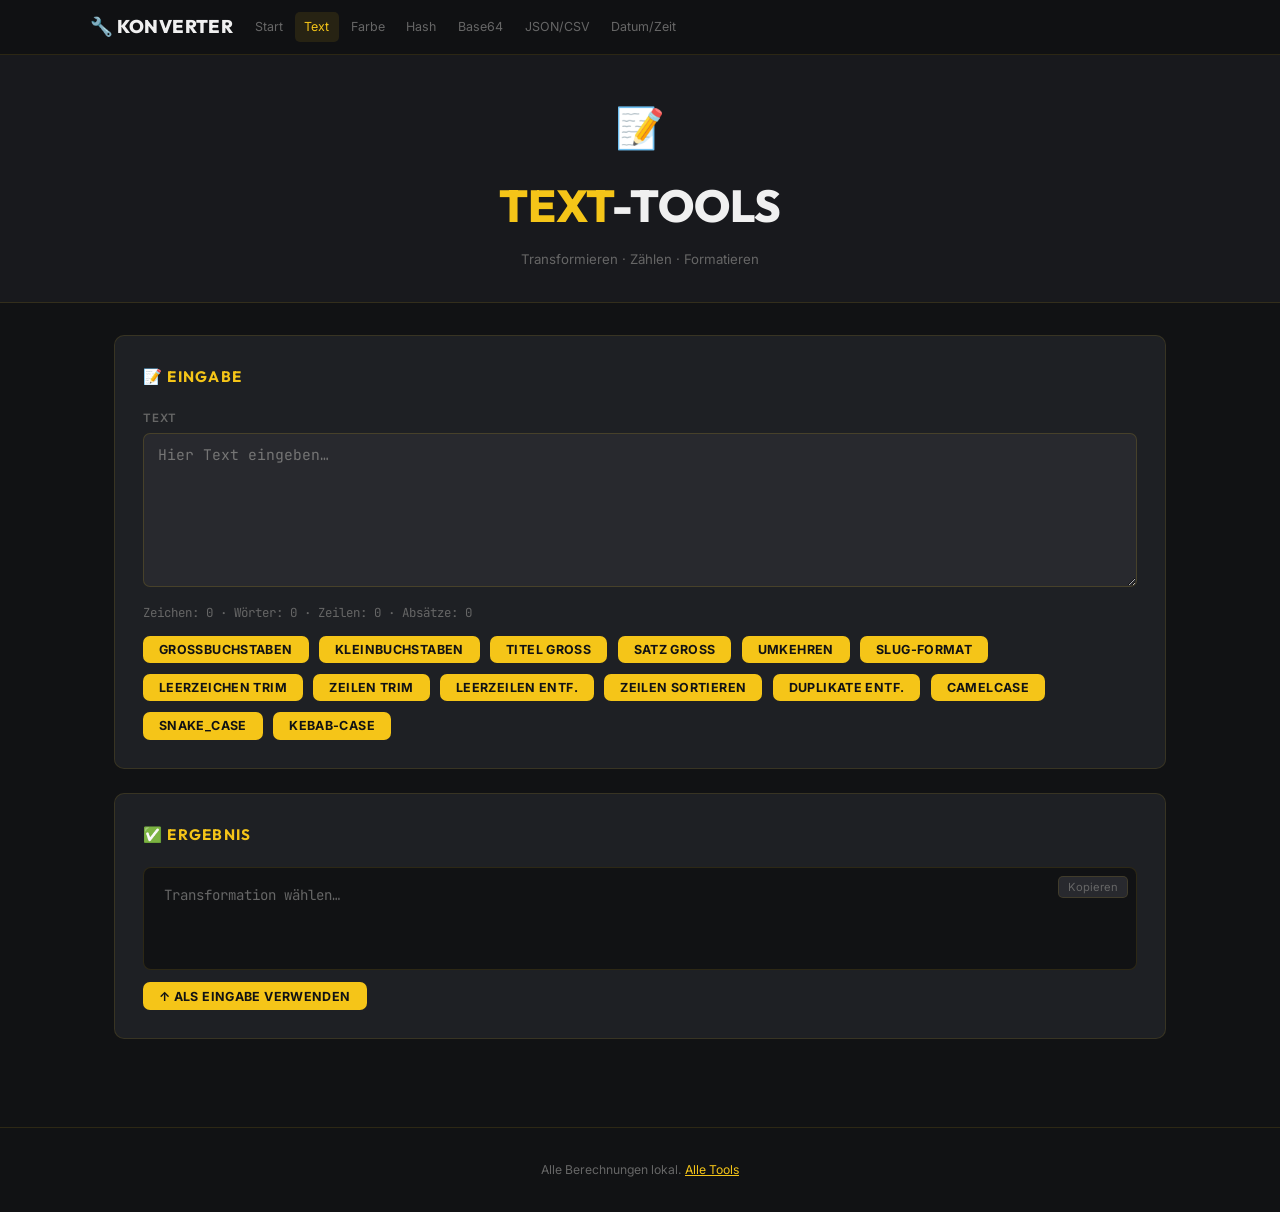
<file: pages/text.html>
<!DOCTYPE html>
<html lang="de">
<head>
<meta charset="UTF-8"><meta name="viewport" content="width=device-width, initial-scale=1">
<title>Text-Tools – Konvertierungs-Tools</title>
<link rel="stylesheet" href="../css/style.css">
</head>
<body>
<nav><div class="nav-inner">
  <a href="../index.html" class="nav-brand">🔧 <span>KONVERTER</span></a>
  <button id="nav-toggle" class="nav-toggle"><svg width="22" height="22" viewBox="0 0 22 22" fill="none" stroke="currentColor" stroke-width="2" stroke-linecap="round"><line x1="2" y1="6" x2="20" y2="6"/><line x1="2" y1="11" x2="20" y2="11"/><line x1="2" y1="16" x2="20" y2="16"/></svg></button>
  <ul class="nav-links" id="nav-links">
    <li><a href="../index.html">Start</a></li><li><a href="text.html">Text</a></li><li><a href="farbe.html">Farbe</a></li><li><a href="hash.html">Hash</a></li><li><a href="base64.html">Base64</a></li><li><a href="json-csv.html">JSON/CSV</a></li><li><a href="datum.html">Datum/Zeit</a></li>
  </ul>
</div></nav>
<div class="page-header"><span class="icon">📝</span><h1><em>TEXT</em>-TOOLS</h1><p>Transformieren · Zählen · Formatieren</p></div>
<main>
  <div class="card">
    <h2>📝 Eingabe</h2>
    <div class="field"><label>Text</label><textarea id="input" rows="6" placeholder="Hier Text eingeben…" oninput="updateStats()"></textarea></div>
    <div style="font-size:.78rem;color:var(--muted);font-family:var(--mono);margin-bottom:.75rem" id="stats">Zeichen: 0 · Wörter: 0 · Zeilen: 0 · Absätze: 0</div>
    <div class="btn-row">
      <button class="btn btn-sm" onclick="transform('upper')">GROSSBUCHSTABEN</button>
      <button class="btn btn-sm" onclick="transform('lower')">kleinbuchstaben</button>
      <button class="btn btn-sm" onclick="transform('title')">Titel Groß</button>
      <button class="btn btn-sm" onclick="transform('sentence')">Satz groß</button>
      <button class="btn btn-sm" onclick="transform('reverse')">Umkehren</button>
      <button class="btn btn-sm" onclick="transform('slug')">slug-format</button>
      <button class="btn btn-sm" onclick="transform('trim')">Leerzeichen trim</button>
      <button class="btn btn-sm" onclick="transform('trim-lines')">Zeilen trim</button>
      <button class="btn btn-sm" onclick="transform('remove-empty')">Leerzeilen entf.</button>
      <button class="btn btn-sm" onclick="transform('sort')">Zeilen sortieren</button>
      <button class="btn btn-sm" onclick="transform('dedupe')">Duplikate entf.</button>
      <button class="btn btn-sm" onclick="transform('camel')">camelCase</button>
      <button class="btn btn-sm" onclick="transform('snake')">snake_case</button>
      <button class="btn btn-sm" onclick="transform('kebab')">kebab-case</button>
    </div>
  </div>
  <div class="card">
    <h2>✅ Ergebnis</h2>
    <div class="output" id="output"><span style="color:var(--muted)">Transformation wählen…</span>
      <button class="copy-corner" onclick="copyOut()">Kopieren</button>
    </div>
    <div class="btn-row" style="margin-top:.75rem">
      <button class="btn btn-sm" onclick="useResult()">↑ Als Eingabe verwenden</button>
    </div>
  </div>
</main>
<footer><p>Alle Berechnungen lokal. <a href="../index.html">Alle Tools</a></p></footer>
<script src="../js/nav.js"></script>
<script>
function updateStats(){
  const t=document.getElementById('input').value;
  const chars=t.length, words=t.trim()?t.trim().split(/\s+/).length:0;
  const lines=t.split('\n').length, paras=t.split(/\n\s*\n/).filter(p=>p.trim()).length;
  document.getElementById('stats').textContent=`Zeichen: ${chars} · Wörter: ${words} · Zeilen: ${lines} · Absätze: ${paras}`;
}
function transform(type){
  let t=document.getElementById('input').value;
  let r=t;
  if(type==='upper') r=t.toUpperCase();
  else if(type==='lower') r=t.toLowerCase();
  else if(type==='title') r=t.replace(/\b\w/g,c=>c.toUpperCase());
  else if(type==='sentence') r=t.charAt(0).toUpperCase()+t.slice(1).toLowerCase();
  else if(type==='reverse') r=t.split('').reverse().join('');
  else if(type==='slug') r=t.toLowerCase().replace(/[äöü]/g,c=>({ä:'ae',ö:'oe',ü:'ue'}[c]||c)).replace(/ß/g,'ss').replace(/[^a-z0-9\s-]/g,'').trim().replace(/\s+/g,'-');
  else if(type==='trim') r=t.replace(/[ \t]+/g,' ').trim();
  else if(type==='trim-lines') r=t.split('\n').map(l=>l.trim()).join('\n');
  else if(type==='remove-empty') r=t.split('\n').filter(l=>l.trim()).join('\n');
  else if(type==='sort') r=t.split('\n').sort((a,b)=>a.localeCompare(b,'de')).join('\n');
  else if(type==='dedupe') r=[...new Set(t.split('\n'))].join('\n');
  else if(type==='camel') r=t.replace(/(?:^\w|[A-Z]|\b\w)/g,(w,i)=>i===0?w.toLowerCase():w.toUpperCase()).replace(/\s+/g,'');
  else if(type==='snake') r=t.trim().toLowerCase().replace(/\s+/g,'_');
  else if(type==='kebab') r=t.trim().toLowerCase().replace(/\s+/g,'-');
  document.getElementById('output').innerHTML=r.replace(/</g,'&lt;')+'<button class="copy-corner" onclick="copyOut()">Kopieren</button>';
  document.getElementById('output').dataset.raw=r;
}
function copyOut(){
  const raw=document.getElementById('output').dataset.raw||document.getElementById('output').textContent.replace('Kopieren','').trim();
  navigator.clipboard.writeText(raw);
}
function useResult(){
  const raw=document.getElementById('output').dataset.raw||'';
  if(raw){document.getElementById('input').value=raw;updateStats();}
}
</script>
</body></html>
</file>
<file: css/style.css>
@import url('https://fonts.googleapis.com/css2?family=Inter:wght@300;400;500;600&family=Outfit:wght@400;700;800&family=JetBrains+Mono:wght@400;600;700&display=swap');

:root {
  --bg:      #111214;
  --bg2:     #18191d;
  --surface: #1e2024;
  --surface2:#28292e;
  --yellow:  #f5c518;
  --yellow2: #d4a810;
  --yellow-g:rgba(245,197,24,0.1);
  --white:   #f0f0f0;
  --muted:   #666;
  --green:   #22c55e;
  --red:     #ef4444;
  --border:  rgba(245,197,24,0.12);
  --radius:  10px;
  --t:       0.2s ease;
  --mono:    'JetBrains Mono', monospace;
}

*,*::before,*::after{box-sizing:border-box;margin:0;padding:0;}
html{scroll-behavior:smooth;}
body{background:var(--bg);color:var(--white);font-family:'Inter',sans-serif;font-size:15px;line-height:1.65;min-height:100vh;}

nav{position:sticky;top:0;z-index:100;background:rgba(17,18,20,0.97);border-bottom:1px solid var(--border);padding:0 1.5rem;backdrop-filter:blur(10px);}
.nav-inner{max-width:1100px;margin:0 auto;display:flex;align-items:center;height:54px;gap:.75rem;}
.nav-brand{font-family:'Outfit',sans-serif;font-size:1.15rem;font-weight:800;color:var(--yellow);text-decoration:none;letter-spacing:.02em;white-space:nowrap;}
.nav-brand span{color:var(--white);}
.nav-toggle{display:none;background:none;border:none;color:var(--white);cursor:pointer;margin-left:auto;padding:.4rem;}
.nav-links{display:flex;gap:.15rem;list-style:none;flex:1;flex-wrap:wrap;}
.nav-links a{display:block;padding:.3rem .6rem;color:var(--muted);text-decoration:none;font-size:.78rem;border-radius:5px;transition:all var(--t);white-space:nowrap;}
.nav-links a:hover,.nav-links a.active{color:var(--yellow);background:var(--yellow-g);}

.page-header{background:var(--bg2);border-bottom:1px solid var(--border);padding:2.5rem 1.5rem 2rem;text-align:center;}
.page-header .icon{font-size:2.5rem;display:block;margin-bottom:.5rem;}
.page-header h1{font-family:'Outfit',sans-serif;font-size:clamp(2rem,5vw,2.8rem);font-weight:800;color:var(--white);}
.page-header h1 em{font-style:normal;color:var(--yellow);}
.page-header p{color:var(--muted);font-size:.83rem;margin-top:.35rem;}

main{max-width:1100px;margin:0 auto;padding:2rem 1.5rem 4rem;}

.card{background:var(--surface);border:1px solid var(--border);border-radius:var(--radius);padding:1.75rem;margin-bottom:1.5rem;}
.card h2{font-family:'Outfit',sans-serif;font-size:.95rem;font-weight:700;letter-spacing:.08em;text-transform:uppercase;color:var(--yellow);margin-bottom:1.25rem;display:flex;align-items:center;gap:.5rem;}

.field{display:flex;flex-direction:column;gap:.3rem;margin-bottom:1rem;}
label{font-size:.72rem;font-weight:600;color:var(--muted);text-transform:uppercase;letter-spacing:.07em;}
input,select,textarea{background:var(--surface2);border:1px solid rgba(245,197,24,.15);border-radius:7px;color:var(--white);font-family:var(--mono);font-size:.92rem;padding:.6rem .85rem;width:100%;transition:border-color var(--t);}
input:focus,select:focus,textarea:focus{outline:none;border-color:var(--yellow);}
textarea{resize:vertical;min-height:100px;line-height:1.5;}

.btn{display:inline-block;background:var(--yellow);color:var(--bg);border:none;border-radius:7px;cursor:pointer;font-family:'Inter',sans-serif;font-size:.88rem;font-weight:700;padding:.6rem 1.5rem;letter-spacing:.03em;text-transform:uppercase;transition:background var(--t);}
.btn:hover{background:var(--yellow2);}
.btn-row{display:flex;gap:.65rem;flex-wrap:wrap;margin-top:.75rem;}
.btn-sm{padding:.4rem 1rem;font-size:.78rem;}

.two-col{display:grid;grid-template-columns:1fr 1fr;gap:1rem;}
.arrow-mid{display:flex;align-items:center;justify-content:center;color:var(--yellow);font-size:1.5rem;cursor:pointer;padding-top:1.5rem;}

/* Output */
.output{background:var(--bg);border:1px solid var(--border);border-radius:8px;padding:1rem 1.25rem;margin-top:.75rem;font-family:var(--mono);font-size:.88rem;word-break:break-all;white-space:pre-wrap;min-height:60px;position:relative;}
.output.ok{border-color:rgba(34,197,94,.25);}
.output.err{border-color:rgba(239,68,68,.25);color:var(--red);}
.copy-corner{position:absolute;top:.5rem;right:.5rem;background:var(--surface2);border:1px solid var(--border);color:var(--muted);border-radius:5px;padding:.2rem .55rem;font-size:.7rem;cursor:pointer;font-family:'Inter',sans-serif;transition:all var(--t);}
.copy-corner:hover{border-color:var(--yellow);color:var(--yellow);}

.info-box{background:var(--yellow-g);border:1px solid rgba(245,197,24,.2);border-radius:8px;padding:.65rem 1rem;font-size:.82rem;color:var(--muted);margin-bottom:1rem;}

.app-grid{display:grid;grid-template-columns:repeat(auto-fill,minmax(180px,1fr));gap:1rem;margin-top:1.25rem;}
.app-card{background:var(--surface);border:1px solid var(--border);border-radius:var(--radius);padding:1.1rem;text-decoration:none;display:flex;flex-direction:column;gap:.3rem;transition:all var(--t);}
.app-card:hover{border-color:var(--yellow);transform:translateY(-2px);box-shadow:0 4px 16px rgba(245,197,24,.08);}
.app-card .app-icon{font-size:1.6rem;}
.app-card .app-name{font-family:'Outfit',sans-serif;font-size:.9rem;font-weight:700;color:var(--white);}
.app-card .app-desc{font-size:.74rem;color:var(--muted);line-height:1.4;}

footer{text-align:center;padding:2rem;color:var(--muted);font-size:.76rem;border-top:1px solid var(--border);}
footer a{color:var(--yellow);}

@media(max-width:640px){
  .nav-toggle{display:flex;}
  .nav-links{display:none;flex-direction:column;position:absolute;top:54px;left:0;right:0;background:var(--bg);border-bottom:1px solid var(--border);padding:.75rem 1rem;gap:.15rem;}
  .nav-links.open{display:flex;}
  .two-col{grid-template-columns:1fr;}
  .arrow-mid{padding-top:0;transform:rotate(90deg);}
  main{padding:1.5rem 1rem 3rem;}
}
</file>
